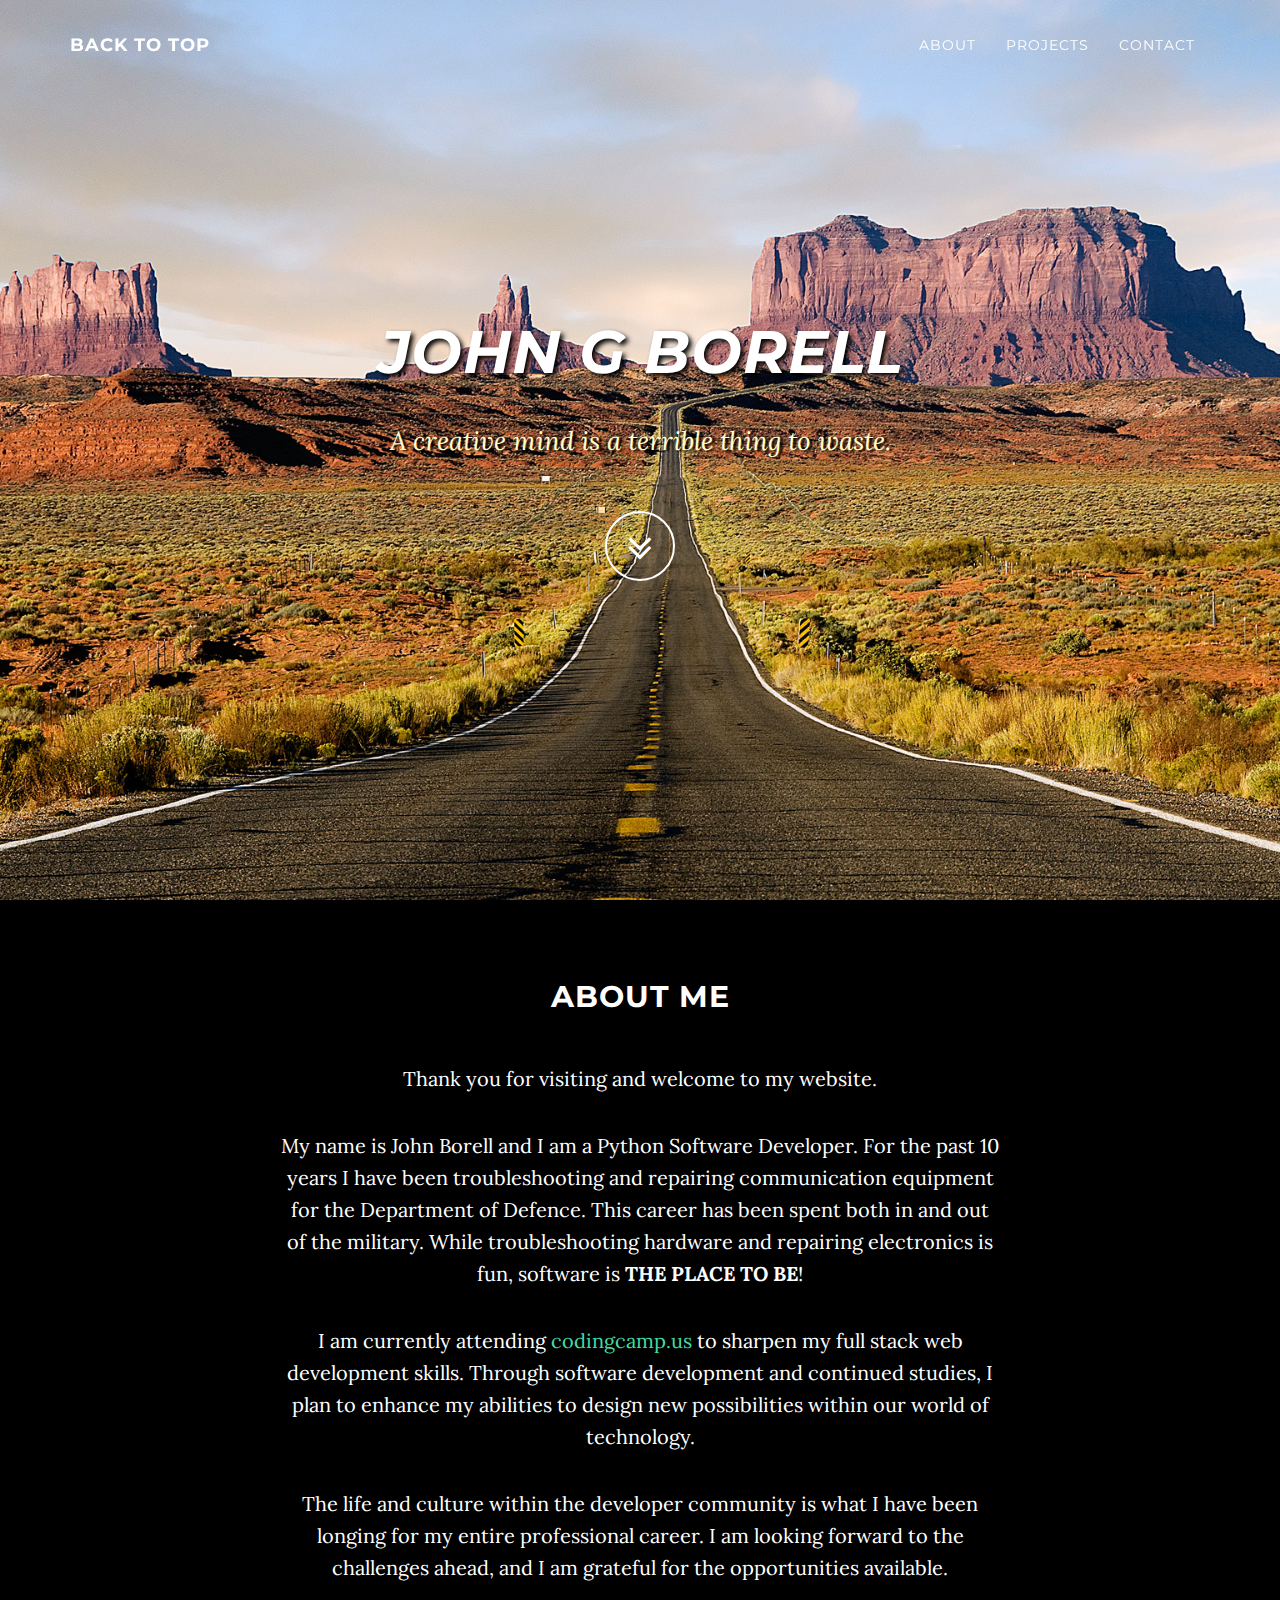
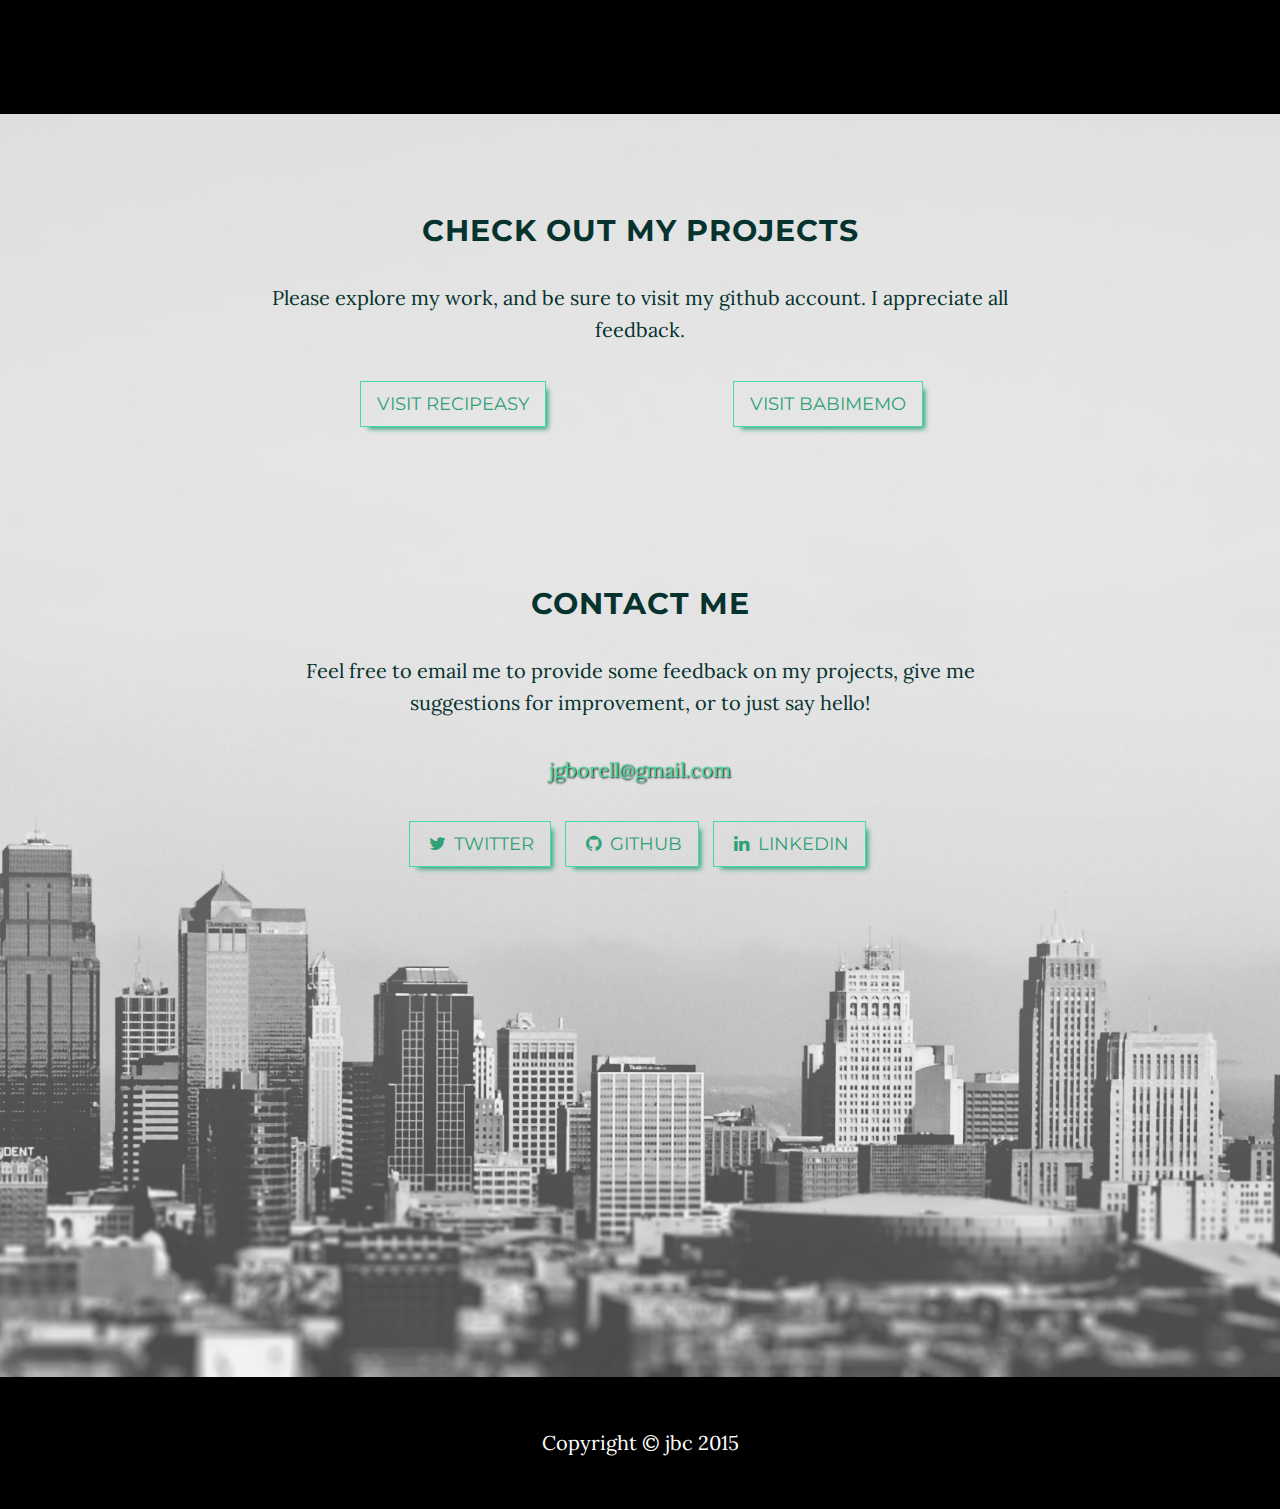
<file: index.html>
<!DOCTYPE html>
<html lang="en">

<head>

    <meta charset="utf-8">
    <meta http-equiv="X-UA-Compatible" content="IE=edge">
    <meta name="viewport" content="width=device-width, initial-scale=1">
    <meta name="description" content="">
    <meta name="author" content="">

    <title> John Borell </title>

    <!-- Bootstrap Core CSS -->
    <link href="css/bootstrap.min.css" rel="stylesheet">

    <!-- Custom CSS -->
    <link href="css/grayscale.css" rel="stylesheet">

    <!-- Custom Fonts -->
    <link href="font-awesome/css/font-awesome.min.css" rel="stylesheet" type="text/css">
    <link href="http://fonts.googleapis.com/css?family=Lora:400,700,400italic,700italic" rel="stylesheet" type="text/css">
    <link href="http://fonts.googleapis.com/css?family=Montserrat:400,700" rel="stylesheet" type="text/css">

    <!-- HTML5 Shim and Respond.js IE8 support of HTML5 elements and media queries -->
    <!-- WARNING: Respond.js doesn't work if you view the page via file:// -->
    <!--[if lt IE 9]>
        <script src="https://oss.maxcdn.com/libs/html5shiv/3.7.0/html5shiv.js"></script>
        <script src="https://oss.maxcdn.com/libs/respond.js/1.4.2/respond.min.js"></script>
    <![endif]-->

</head>

<body id="page-top" data-spy="scroll" data-target=".navbar-fixed-top">

    <!-- Navigation -->
    <nav class="navbar navbar-custom navbar-fixed-top" role="navigation">
        <div class="container">
            <div class="navbar-header">
                <button type="button" class="navbar-toggle" data-toggle="collapse" data-target=".navbar-main-collapse">
                    <i class="fa fa-bars"></i>
                </button>
                <a class="navbar-brand page-scroll" href="#page-top">Back to Top</a>
            </div>

            <!-- Collect the nav links, forms, and other content for toggling -->
            <div class="collapse navbar-collapse navbar-right navbar-main-collapse">
                <ul class="nav navbar-nav">
                    <!-- Hidden li included to remove active class from about link when scrolled up past about section -->
                    <li class="hidden">
                        <a href="#page-top"></a>
                    </li>
                    <li>
                        <a class="page-scroll" href="#about">About</a>
                    </li>
                    <li>
                        <a class="page-scroll" href="#download">Projects</a>
                    </li>
                    <li>
                        <a class="page-scroll" href="#contact">Contact</a>
                    </li>
                </ul>
            </div>
            <!-- /.navbar-collapse -->
        </div>
        <!-- /.container -->
    </nav>

    <!-- Intro Header -->
    <header class="intro">
        <div class="intro-body">
            <div class="container">
                <div class="row">
                    <div class="col-md-8 col-md-offset-2">
                        <h1 class="brand-heading">John G Borell</h1>
                        <p class="intro-text">A creative mind is a terrible thing to waste.<br></p>
                        <a href="#about" class="btn btn-circle page-scroll">
                            <i class="fa fa-angle-double-down animated"></i>
                        </a>
                    </div>
                </div>
            </div>
        </div>
    </header>

    <!-- About Section -->
    <section id="about" class="container content-section text-center">
        <div class="row">
            <div class="col-lg-8 col-lg-offset-2">
                <h2>About Me</h2>
                <div class="panel-body">
                    <p>Thank you for visiting and welcome to my website.
                    </p>
                    <p>My name is John Borell and I am a Python Software Developer. For the past 10 years I have been
                        troubleshooting and repairing communication equipment for the Department of Defence. This career
                        has been spent both in and out of the military. While troubleshooting hardware and repairing
                        electronics is fun, software is <b>THE PLACE TO BE</b>!
                    </p>
                    <p>I am currently attending <a target="_blank" href="http://codingcamp.us"> codingcamp.us</a> to
                        sharpen my full stack web development skills. Through software development and continued
                        studies, I plan to enhance my abilities to design new possibilities within our world of technology.
                    </p>
                    <p> The life and culture within the developer community is what I have been longing for my entire
                        professional career. I am looking forward to the challenges ahead, and I am grateful for the
                        opportunities available.
                    </p>
                </div>
            </div>
        </div>
    </section>

    <!-- Download Section with nested Contact Section-->
    <section id="download" class=" content-section text-center">
        <div class="download-section">
            <div class="container">
                <div class="row">
                    <div class="col-lg-8 col-lg-offset-2">
                        <h2>Check out my projects</h2>
                        <p>Please explore my work, and be sure to visit my github account. I appreciate all feedback.</p>
                        <div class="col-lg-4 col-lg-offset-1">
                            <div class="control-group"><a target="_blank" href="http://recipes.borellcode.com/#/recipes" class="btn btn-default btn-lg">Visit RecipEasy</a>
                            </div>
                        </div>
                        <div class="col-lg-4 col-lg-offset-2">
                            <div class="control-group"><a target="_blank" href="http://babimemo.borellcode.com/#/landing" class="btn btn-default btn-lg">Visit Babimemo</a>
                            </div>
                        </div>
                    </div>
                </div>

                <div class="content-section text-center contact">

                        <div class="row">
                            <div class="col-lg-8 col-lg-offset-2">
                                <h2 id="contact" style="padding-top: 80px">Contact me</h2>

                                <p>Feel free to email me to provide some feedback on my projects, give me suggestions for
                                    improvement, or to just say hello!</p>

                                <p><a class="email" href="mailto:jgborell@gmail.com">jgborell@gmail.com</a>
                                </p>
                                <ul class="list-inline banner-social-buttons">
                                    <li>
                                        <a target="_blank" href="https://twitter.com/jgborell"
                                           class="btn btn-default btn-lg"><i class="fa fa-twitter fa-fw"></i> <span
                                                class="network-name">Twitter</span></a>
                                    </li>
                                    <li>
                                        <a target="_blank" href="https://github.com/jgborell"
                                           class="btn btn-default btn-lg"><i class="fa fa-github fa-fw"></i> <span
                                                class="network-name">Github</span></a>
                                    </li>
                                    <li>
                                        <a target="_blank" href="https://www.linkedin.com/in/johnborell"
                                           class="btn btn-default btn-lg"><i class="fa fa-linkedin fa-fw"></i> <span
                                                class="network-name">LinkedIn</span></a>
                                    </li>
                                </ul>
                            </div>
                        </div>
                    </div>
                </div>
            </div>
        </div>
    </section>

    <!-- Footer -->
    <footer>
        <div class="container text-center">
            <p>Copyright &copy; jbc 2015</p>
        </div>
    </footer>

    <!-- jQuery -->
    <script src="js/jquery.js"></script>

    <!-- Bootstrap Core JavaScript -->
    <script src="js/bootstrap.min.js"></script>

    <!-- Plugin JavaScript -->
    <script src="js/jquery.easing.min.js"></script>

    <!-- Custom Theme JavaScript -->
    <script src="js/grayscale.js"></script>

</body>

</html>
</file>
<file: css/grayscale.css>
/*!
 * Start Bootstrap - Grayscale Bootstrap Theme (http://startbootstrap.com)
 * Code licensed under the Apache License v2.0.
 * For details, see http://www.apache.org/licenses/LICENSE-2.0.
 */

body {
    width: 100%;
    height: 100%;
    font-family: Lora,"Helvetica Neue",Helvetica,Arial,sans-serif;
    color: #fff;
    background-color: #000;
}

html {
    width: 100%;
    height: 100%;
}

h1,
h2,
h3,
h4,
h5,
h6 {
    margin: 0 0 35px;
    text-transform: uppercase;
    font-family: Montserrat,"Helvetica Neue",Helvetica,Arial,sans-serif;
    font-weight: 700;
    letter-spacing: 1px;
}

p {
    margin: 0 0 25px;
    font-size: 18px;
    line-height: 1.5;
}

@media(min-width:768px) {
    p {
        margin: 0 0 35px;
        font-size: 20px;
        line-height: 1.6;
    }
}

a {
    color: #42dca3;
    -webkit-transition: all .2s ease-in-out;
    -moz-transition: all .2s ease-in-out;
    transition: all .2s ease-in-out;
}

.email {
    color: #42dca3;
    text-shadow: 1px 1px 2px black;
}
a:hover,
a:focus {
    text-decoration: none;
    color: #1d9b6c;
}

.light {
    font-weight: 400;
}

.navbar-custom {
    margin-bottom: 0;
    border-bottom: 1px solid rgba(255,255,255,.3);
    text-transform: uppercase;
    font-family: Montserrat,"Helvetica Neue",Helvetica,Arial,sans-serif;
    background-color: #000;
}

.navbar-custom .navbar-brand {
    font-weight: 700;
}

.navbar-custom .navbar-brand:focus {
    outline: 0;
}

.navbar-custom .navbar-brand .navbar-toggle {
    padding: 4px 6px;
    font-size: 16px;
    color: #fff;
}

.navbar-custom .navbar-brand .navbar-toggle:focus,
.navbar-custom .navbar-brand .navbar-toggle:active {
    outline: 0;
}

.navbar-custom a {
    color: #fff;
}

.navbar-custom .nav li a {
    -webkit-transition: background .3s ease-in-out;
    -moz-transition: background .3s ease-in-out;
    transition: background .3s ease-in-out;
}

.navbar-custom .nav li a:hover {
    outline: 0;
    color: rgba(255,255,255,.8);
    background-color: transparent;
}

.navbar-custom .nav li a:focus,
.navbar-custom .nav li a:active {
    outline: 0;
    background-color: transparent;
}

.navbar-custom .nav li.active {
    outline: 0;
}

.navbar-custom .nav li.active a {
    background-color: rgba(255,255,255,.3);
}

.navbar-custom .nav li.active a:hover {
    color: #fff;
}

@media(min-width:768px) {
    .navbar-custom {
        padding: 20px 0;
        border-bottom: 0;
        letter-spacing: 1px;
        background: 0 0;
        -webkit-transition: background .5s ease-in-out,padding .5s ease-in-out;
        -moz-transition: background .5s ease-in-out,padding .5s ease-in-out;
        transition: background .5s ease-in-out,padding .5s ease-in-out;
    }

    .navbar-custom.top-nav-collapse {
        padding: 0;
        border-bottom: 1px solid rgba(255,255,255,.3);
        background: #000;
    }
}

.intro {
    display: table;
    width: 100%;
    height: auto;
    padding: 300px 0;
    text-align: center;
    text-shadow: #080808;
    color: #0f0f0f;
    font-style: oblique;
    background: url(../img/Desert-Highway-Wallpaper-In-Hd.jpg) no-repeat bottom center scroll;
    background-color: #000;
    -webkit-background-size: cover;
    -moz-background-size: cover;
    background-size: cover;
    -o-background-size: cover;
}

.intro .intro-body {
    display: table-cell;
    vertical-align: middle;
}

.intro .intro-body .brand-heading {
    font-size: 60px;
    text-shadow: 3px 3px 5px black;
    color: #ffffff;
}

.intro .intro-body .intro-text {
    font-size: 18px;
    color: #ffffff;
    text-shadow: 3px 3px 6px black;


}

@media(min-width:768px) {
    .intro {
        height: 100%;
        padding: 20px;

    }

    .intro .intro-body .brand-heading {
        font-size: 60px;
        text-shadow: 3px 3px 5px black;
        color: #ffffff;
    }

    .intro .intro-body .intro-text {
        text-shadow: 3px 1px 2px black;
        font-size: 26px;

        color: #ffffcc;
    }
}

.btn-circle {
    width: 70px;
    height: 70px;
    margin-top: 15px;
    padding: 7px 16px;
    border: 2px solid #fff;
    border-radius: 100%!important;
    font-size: 40px;
    color: #fff;
    background: 0 0;
    -webkit-transition: background .3s ease-in-out;
    -moz-transition: background .3s ease-in-out;
    transition: background .3s ease-in-out;
}

.btn-circle:hover,
.btn-circle:focus {
    outline: 0;
    color: #fff;
    background: rgba(255,255,255,.1);
}

.btn-circle i.animated {
    -webkit-transition-property: -webkit-transform;
    -webkit-transition-duration: 1s;
    -moz-transition-property: -moz-transform;
    -moz-transition-duration: 1s;
}

.btn-circle:hover i.animated {
    -webkit-animation-name: pulse;
    -moz-animation-name: pulse;
    -webkit-animation-duration: 1.5s;
    -moz-animation-duration: 1.5s;
    -webkit-animation-iteration-count: infinite;
    -moz-animation-iteration-count: infinite;
    -webkit-animation-timing-function: linear;
    -moz-animation-timing-function: linear;
}

@-webkit-keyframes pulse {    
    0% {
        -webkit-transform: scale(1);
        transform: scale(1);
    }

    50% {
        -webkit-transform: scale(1.2);
        transform: scale(1.2);
    }

    100% {
        -webkit-transform: scale(1);
        transform: scale(1);
    }
}

@-moz-keyframes pulse {    
    0% {
        -moz-transform: scale(1);
        transform: scale(1);
    }

    50% {
        -moz-transform: scale(1.2);
        transform: scale(1.2);
    }

    100% {
        -moz-transform: scale(1);
        transform: scale(1);
    }
}

.content-section {
    padding-top: 80px;
}

.download-section {
    width: 100%;

    padding: 50px;
    color: #06332e;
    background: url(../img/113H.jpg) no-repeat center center scroll;
    background-color: #000000;
    -webkit-background-size: cover;
    -moz-background-size: cover;
    background-size: cover;
    -o-background-size: cover;
}



@media(min-width:767px) {
.content-section .text-center .contact {
        padding-top: 80px;
    }

    .download-section {
        padding-top: 100px;
        padding-bottom: 500px;

    }

}



.content-section .text-center .contact {
        padding-top: 80px;
    }

.btn {
    border-radius: 0;
    text-transform: uppercase;
    font-family: Montserrat,"Helvetica Neue",Helvetica,Arial,sans-serif;
    font-weight: 400;
    -webkit-transition: all .3s ease-in-out;
    -moz-transition: all .3s ease-in-out;
    transition: all .3s ease-in-out;
}

.btn-default {
    border: 1px solid #42dca3;
    color: #30A177;
    background-color: transparent;
    box-shadow: 5px 5px 5px -3px;
}

.btn-default:hover,
.btn-default:focus {
    border: 1px solid #42dca3;
    outline: 0;
    color: #000;
    background-color: #42dca3;
}

ul.banner-social-buttons {
    margin-top: 0;
}

@media(max-width:1199px) {
    ul.banner-social-buttons {
        margin-top: 15px;
    }
}

@media(max-width:767px) {
    ul.banner-social-buttons li {
        /*display: block;*/
        margin-bottom: 20px;
        padding: 20px;
        border: 1px solid #000
        color: #000;
    }

    ul.banner-social-buttons li:last-child {
        margin-bottom: 0;
    }
}

footer {
    padding: 50px 0;
}

footer p {
    margin: 0;
}

::-moz-selection {
    text-shadow: none;
    background: #fcfcfc;
    background: rgba(255,255,255,.2);
}

::selection {
    text-shadow: none;
    background: #fcfcfc;
    background: rgba(255,255,255,.2);
}

img::selection {
    background: 0 0;
}

img::-moz-selection {
    background: 0 0;
}

body {
    webkit-tap-highlight-color: rgba(255,255,255,.2);
}
</file>
